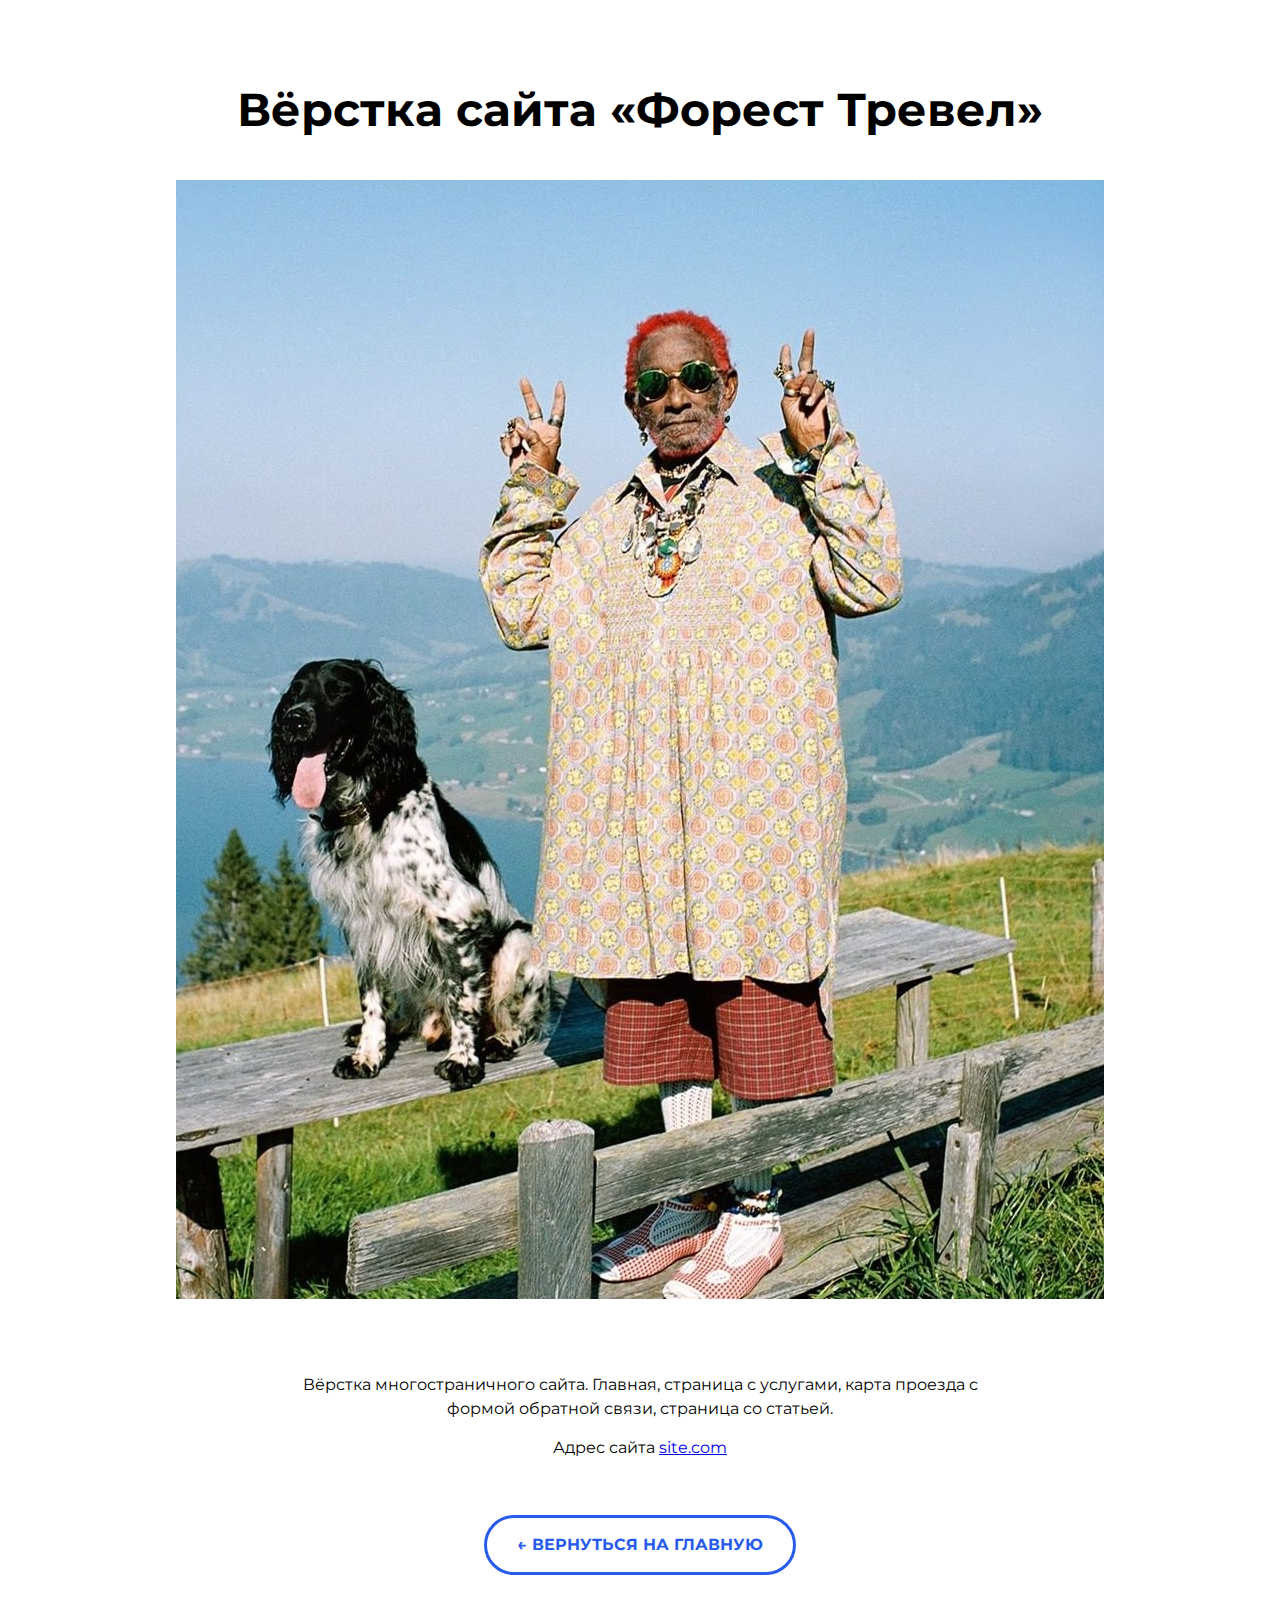
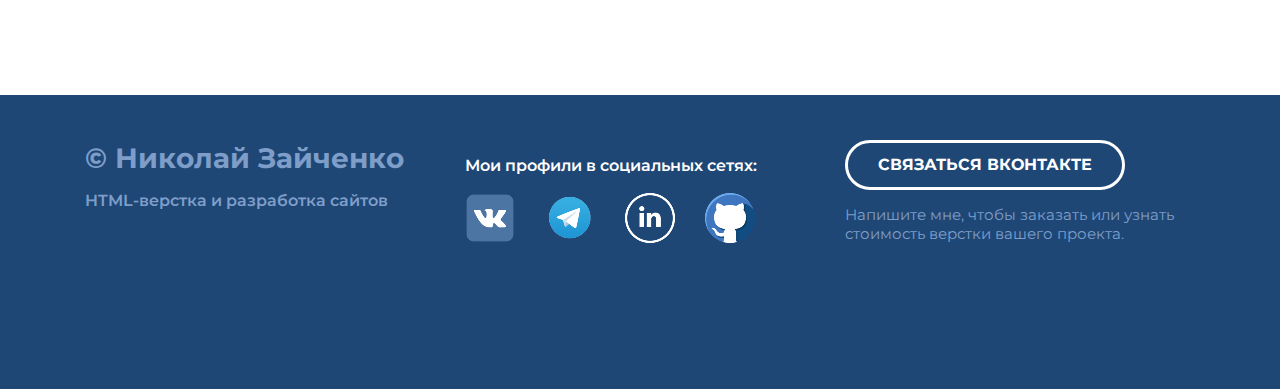
<file: Site_for_portfolio/forest-travel.html>
<!DOCTYPE html>
<html lang="ru_RU">
<head>
    <meta charset="UTF-8">
    <meta http-equiv="X-UA-Compatible" content="IE=edge">
    <meta name="viewport" content="width=device-width, initial-scale=1.0">
    <title>Проект «Форест Тревел»</title>
    <link rel="stylesheet" href="./css/main.css">
    <link rel="stylesheet" href="./css/media.css">
    <link href="https://fonts.googleapis.com/css2?family=Montserrat:wght@400;600;700&display=swap" rel="stylesheet">
</head>
<body>
    <main>
        <article class="project">
            <div class="container">
                <h1 class="project-header">Вёрстка сайта «Форест Тревел»</h1>
                <img class="project-image" src="./img/projects/forest-travel.jpg" alt="Ли Перри в лесу">
                <div class="project-info">
                    <p>Вёрстка многостраничного сайта. Главная, страница с услугами, карта проезда с формой обратной связи, страница со статьей.</p>
                    <p>Адрес сайта <a href="#">site.com</a></p>
                    <a href="index.html" class="project-button-back">← Вернуться на главную</a>
                </div>
            </div>
        </article>
    </main>
    
    <footer class="footer">
        <div class="container">
            <div class="footer-wrapper">
                <div class="footer-copyright footer-column">
                    <div class="footer-copyright-name">© Николай Зайченко</div>
                    <p>HTML-верстка и разработка сайтов</p>
                </div>
                <div class="footer-networks footer-column">
                    <p>Мои профили в социальных сетях:</p>
                    <div class="footer-icons">
                        <a href="#">
                            <img src="./img/icons/vk-icon.png" alt="VK">
                        </a>
                        <a href="#">
                            <img src="./img/icons/tg-icon.png" alt="Telegram">
                        </a>
                        <a href="#">
                            <img src="./img/icons/ln-icon.png" alt="LinkedIn">
                        </a>
                        <a href="#">
                            <img src="./img/icons/gh-icon.png" alt="GitHub">
                        </a>
                    </div>
                </div>
                <div class="footer-contacts footer-column">
                    <a class="footer-button" href="https://vk.me/zaichenko_n">Связаться ВКонтакте</a>
                    <p>Напишите мне, чтобы заказать или узнать стоимость верстки вашего проекта.</p>
                </div>
            </div>
        </div>
    </footer>
</body>
</html>
</file>
<file: Site_for_portfolio/css/main.css>
* {
    box-sizing: border-box;
}

html {
    scroll-behavior: smooth;
}

body {
    margin: 0;
    font-family: 'Montserrat', sans-serif;
    color: #000;
}

img {
    max-width: 100%;
}

.container {
    max-width: 1140px;
    margin-left: auto;
    margin-right: auto;
    padding-left: 15px;
    padding-right: 15px;
}

.hidden {
    display: none !important;
}

/* Шапка сайта */

.header {
    position: relative;

    display: flex;
    flex-direction: column;
    justify-content: center;
    align-items: center;
    text-align: center;

    width: 100%;
    height: 100vh;

    background-color: rgba(0, 0, 0, 0.3);
    /*background-image: url("./../img/header/header-bg.jpg"); */
    background-size: cover;
    background-position: center;
    background-blend-mode: color;

    margin: 0;
    margin-bottom: 25px;
}

.header-title {
    font-weight: 700;
    font-size: 56px;
    line-height: 1.3;
    color: #fff;
    text-align: center;
}

.header-subtitle {
    font-weight: 700;
    font-size: 16px;
    line-height: 150%;
    color: #fff;
    text-align: center;
    letter-spacing: 0.2em;
    text-transform: uppercase;
}

.header-arrow {
    width: 48px;
    height: 48px;

    position: absolute;
    bottom: 30px;
    left: 50%;
    transform: translate(-50%, 0);
}

/* Портфолио */
.portfolio {
    padding-top: 80px;
    padding-bottom: 115px;
}

.portfolio-header {
    margin: 0;
    margin-bottom: 70px;
    font-weight: 700;
    font-size: 46px;
    line-height: 1.3;
    text-align: center;
    color: black;
}

.portfolio-cards-wrapper {
    display: flex;
    flex-wrap: wrap;
    justify-content: space-between;
}

.card {
    margin-bottom: 30px;
    max-width: 540px;
    background-color: #fff;
    box-shadow: 0px 10px 40px rgba(126, 155, 189, 0.35);
    transition: transform 0.2s ease-in;
}

.card:hover {
    transform: translateY(-15px);
}

.card-link {
    display: block;
    padding: 20px;
    color: #000;
    text-decoration: none;
    transition: 0.2s ease-in;
}

.card:last-child, .card:nth-last-child(2) {
    margin-bottom: 0;
}

.card-link:hover {
    color: rgb(39, 91, 236);
}

.card-image {
    margin-bottom: 20px;
}

.card-header {
    margin: 0;
    margin-bottom: 13px;
    font-size: 24px;
    line-height: 1.3;
}

.card p {
    margin: 0;
    font-size: 16px;
    line-height: 1.3;
}

/* Подвал сайта */
.footer {
    padding-top: 45px;
    padding-bottom: 130px;
    background: #1E4776;
    color: #fff;
}

.footer-wrapper {
    display: flex;
    justify-content: space-between;
}

.footer-column {
    max-width: 350px;
    flex-grow: 1;
}

.footer-copyright {
    color: #7E9EC9;
    line-height: 1.3;
}

.footer-copyright-name {
    font-weight: 700;
    font-size: 28px;
    margin-bottom: 15px;
}

.footer-copyright p {
    margin: 0;
    margin-bottom: 15px;
    font-weight: 600;
    font-size: 16px;
}

.footer-networks p {
    font-weight: 600;
    font-size: 16px;
    line-height: 1.3;
}

.footer-icons {
    display: flex;
    align-items: center;
}

.footer-icons > * + * {
    margin-left: 30px;
}

.footer-button {
    display: inline-block;
    height: 50px;
    padding-left: 30px;
    padding-right: 30px;

    border: 3px solid #fff;
    border-radius: 50px;

    font-weight: 700;
    font-size: 16px;
    line-height: 44px;
    text-transform: uppercase;
    text-decoration: none;
    color: #fff;
    transition: all 0.2s ease-in;
}

.footer-button:hover {
    background-color: white;
    color: #1E4776;
}

.footer-contacts p {
    margin: 15px 0;
    font-size: 15px;
    line-height: 1.3;
    color:#7E9EC9;
}

/* РАБОТА С ПРОЕКТОМ */
.project {
    padding-top: 80px;
    padding-bottom: 120px;
    text-align: center;
}
.project-header {
    margin: 0;
    margin-bottom: 40px;
    font-weight: 700;
    font-size: 46px;
    line-height: 1.3;
    
}
.project-image {
    margin-bottom: 70px;
}
.project-info {
    margin: 0 auto;
    max-width: 730px;
}

.project-info p {
    margin-top: 0;
    margin-bottom: 15px;
    font-size: 16px;
    line-height: 1.5;
}

.project-button-back {
    display: inline-block;
    height: 60px;
    padding-left: 30px;
    padding-right: 30px;
    margin-top: 40px;

    border: 3px solid #275BEC;
    border-radius: 50px;

    font-weight: 700;
    font-size: 16px;
    line-height: 54px;
    text-transform: uppercase;
    text-decoration: none;
    color: #275BEC;
    
    transition: all 0.2s ease-in;
}

.project-button-back:hover {
    background-color: #275BEC;
    color: #fff;
}
</file>
<file: Site_for_portfolio/css/media.css>
@media (max-width: 1140px) {
    .card {
        width: calc(50% - 15px);
    }

    .footer {
        padding-top: 40px;
        padding-bottom: 60px;
    }

    .footer-wrapper {
        flex-direction: column-reverse;
        align-items: center;
        text-align: center;
    }

    .footer-column {
        margin-bottom: 50px;
    }

    .footer-column:first-child {
        margin-bottom: 0;
    }
}

@media (max-width: 760px) {
    .header-title {
        font-size: 32px;
    }

    .header-subtitle {
        font-size: 14px;
    }

    .portfolio {
        padding-top: 40px;
        padding-bottom: 60px;
    }

    .portfolio-header {
        font-size: 32px;
        margin-bottom: 30px;
    }

    .portfolio-cards-wrapper {
        justify-content: center;
    }

    .card {
        max-width: 530px;
        width: 100%;
    }

    .card p {
        font-size: 14px;
    }

    .card:nth-last-child(2) {
        margin-bottom: 30px;
    }

    .card-link {
        padding: 15px;
    }

    .card-image {
        margin-bottom: 10px;
    }

    .card-header {
        font-size: 18px;
        margin-bottom: 10px;
    }

    .footer-copyright-name {
        font-size: 18px;
        margin-bottom: 5px;
    }

    .footer-copyright p {
        font-size: 14px;
    }

    .footer-icons p {
        font-size: 14px;
    }

    .footer-contacts p {
        font-size: 14px;
        margin: 0;
        margin-top: 15px;
    }

    .project {
        padding: 40px 0 60px;
    }

    .project-header {
        font-size: 28px;
        margin-bottom: 30px;
    }

    .project-image {
        margin-bottom: 20px;
    }

    .project-info {
        margin-bottom: 50px;
    }

    .project-button-back {
        padding: 0 10px;
        width: 100%;
        max-width: 320px;
    }
}
</file>
